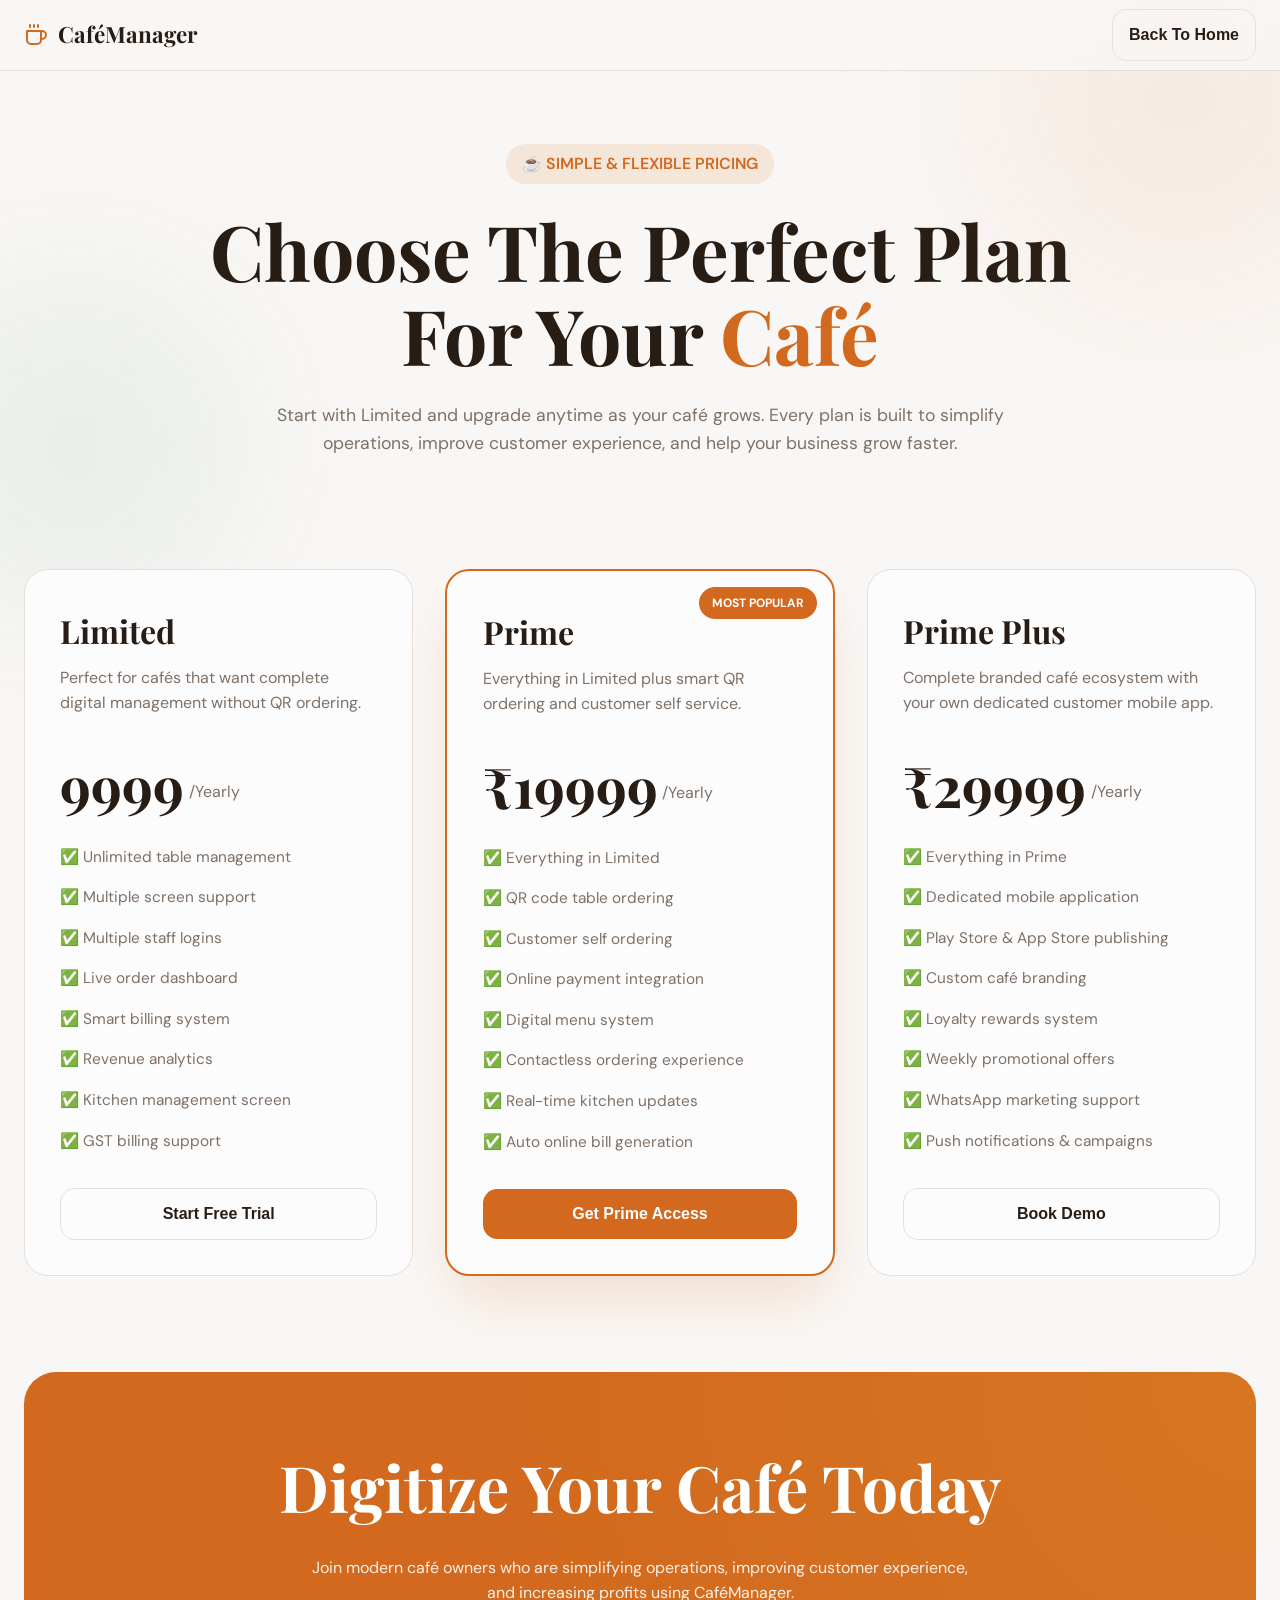
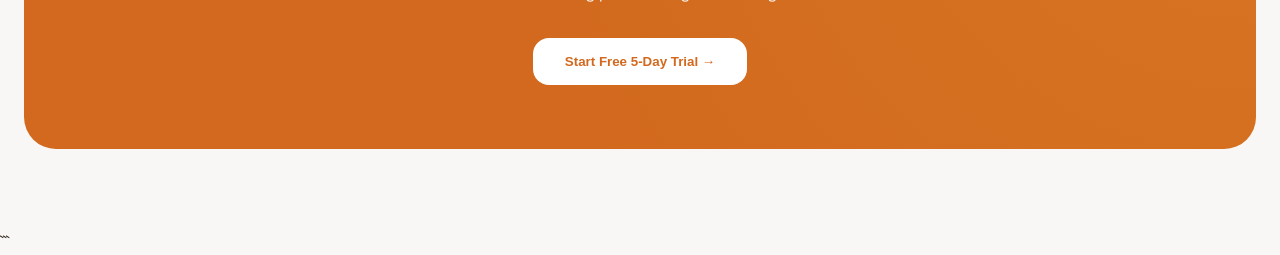
<file: subscription.html>
<!DOCTYPE html>
<html lang="en">
  <head>
    <meta charset="UTF-8" />
    <meta name="viewport" content="width=device-width, initial-scale=1.0" />
    <title>CaféManager Pricing Plans</title>

    <link
      href="https://fonts.googleapis.com/css2?family=Playfair+Display:wght@400;500;600;700;800&family=DM+Sans:wght@300;400;500;600;700&display=swap"
      rel="stylesheet"
    />
    <link rel="stylesheet" href="subscription.css" />
  </head>

  <body>
    <!-- Navbar -->
    <nav class="navbar">
      <div class="container">
        <a href="index.html" class="nav-brand">
          <svg
            xmlns="http://www.w3.org/2000/svg"
            width="24"
            height="24"
            viewBox="0 0 24 24"
            fill="none"
            stroke="currentColor"
            stroke-width="2"
            stroke-linecap="round"
            stroke-linejoin="round"
          >
            <path d="M17 8h1a4 4 0 1 1 0 8h-1" />
            <path d="M3 8h14v9a4 4 0 0 1-4 4H7a4 4 0 0 1-4-4Z" />
            <line x1="6" x2="6" y1="2" y2="4" />
            <line x1="10" x2="10" y1="2" y2="4" />
            <line x1="14" x2="14" y1="2" y2="4" />
          </svg>
          CaféManager
        </a>

        <div class="nav-actions">
          <button class="btn btn-outline" onclick="goBack()">
            Back To Home
          </button>
        </div>
      </div>
    </nav>

    <!-- Hero -->
    <section class="hero">
      <div class="container">
        <div class="pricing-badge">☕ SIMPLE & FLEXIBLE PRICING</div>

        <h1>
          Choose The Perfect Plan <br />
          For Your <span>Café</span>
        </h1>

        <p>
          Start with Limited and upgrade anytime as your café grows. Every plan
          is built to simplify operations, improve customer experience, and help
          your business grow faster.
        </p>
      </div>
    </section>

    <!-- Pricing -->
    <section class="pricing-section">
      <div class="container">
        <div class="pricing-grid">
          <!-- Limited -->
          <div class="pricing-card">
            <h2 class="plan-name">Limited</h2>

            <p class="plan-desc">
              Perfect for cafés that want complete digital management without QR
              ordering.
            </p>

            <div class="price">
              <h2>9999</h2>
              <span>/Yearly</span>
            </div>

            <div class="features">
              <div class="feature-item">✅ Unlimited table management</div>

              <div class="feature-item">✅ Multiple screen support</div>

              <div class="feature-item">✅ Multiple staff logins</div>

              <div class="feature-item">✅ Live order dashboard</div>

              <div class="feature-item">✅ Smart billing system</div>

              <div class="feature-item">✅ Revenue analytics</div>

              <div class="feature-item">✅ Kitchen management screen</div>

              <div class="feature-item">✅ GST billing support</div>
            </div>

            <button class="btn btn-outline" onclick="selectPlan('Limited')">
              Start Free Trial
            </button>
          </div>

          <!-- Prime -->
          <div class="pricing-card popular">
            <div class="popular-badge">MOST POPULAR</div>

            <h2 class="plan-name">Prime</h2>

            <p class="plan-desc">
              Everything in Limited plus smart QR ordering and customer self
              service.
            </p>

            <div class="price">
              <h2>₹19999</h2>
              <span>/Yearly</span>
            </div>

            <div class="features">
              <div class="feature-item">✅ Everything in Limited</div>

              <div class="feature-item">✅ QR code table ordering</div>

              <div class="feature-item">✅ Customer self ordering</div>

              <div class="feature-item">✅ Online payment integration</div>

              <div class="feature-item">✅ Digital menu system</div>

              <div class="feature-item">✅ Contactless ordering experience</div>

              <div class="feature-item">✅ Real-time kitchen updates</div>

              <div class="feature-item">✅ Auto online bill generation</div>
            </div>

            <button class="btn btn-primary" onclick="selectPlan('Prime')">
              Get Prime Access
            </button>
          </div>

          <!-- Prime Plus -->
          <div class="pricing-card">
            <h2 class="plan-name">Prime Plus</h2>

            <p class="plan-desc">
              Complete branded café ecosystem with your own dedicated customer
              mobile app.
            </p>

            <div class="price">
              <h2>₹29999</h2>
              <span>/Yearly</span>
            </div>

            <div class="features">
              <div class="feature-item">✅ Everything in Prime</div>

              <div class="feature-item">✅ Dedicated mobile application</div>

              <div class="feature-item">
                ✅ Play Store & App Store publishing
              </div>

              <div class="feature-item">✅ Custom café branding</div>

              <div class="feature-item">✅ Loyalty rewards system</div>

              <div class="feature-item">✅ Weekly promotional offers</div>

              <div class="feature-item">✅ WhatsApp marketing support</div>

              <div class="feature-item">✅ Push notifications & campaigns</div>
            </div>

            <button class="btn btn-outline" onclick="selectPlan('Prime Plus')">
              Book Demo
            </button>
          </div>
        </div>
      </div>
    </section>

    <!-- CTA -->
    <section class="bottom-cta">
      <div class="container">
        <div class="cta-box">
          <h2>Digitize Your Café Today</h2>

          <p>
            Join modern café owners who are simplifying operations, improving
            customer experience, and increasing profits using CaféManager.
          </p>

          <button class="cta-btn" onclick="startTrial()">
            Start Free 5-Day Trial →
          </button>
        </div>
      </div>
    </section>
    <!-- Lead Form Modal -->
    <div class="modal-overlay" id="leadModal">
      <div class="lead-modal">
        <button class="close-btn" onclick="closeModal()">✕</button>

        <h2>Start Your Free Trial</h2>

        <p class="modal-subtitle">
          Fill your details and our team will contact you shortly.
        </p>

        <form id="leadForm">

          
          <input type="text" id="name" placeholder="Your Name" required />

          <input type="tel" id="number" placeholder="Phone Number" required />

          <input type="email" id="email" placeholder="Email Address" required />

          <input type="text" id="plan" placeholder="Selected Plan" readonly />

          <textarea
            id="description"
            rows="4"
            placeholder="Write your requirement..."
          ></textarea>

          <button type="submit" class="submit-btn">Submit Enquiry</button>
        </form>
      </div>
    </div>
    <div class="success-popup" id="successPopup">
      <div class="success-box">
        <button class="success-close" onclick="closeSuccessPopup()">✕</button>

        <div class="success-icon">😊</div>

        <h2>✅ Thank You!</h2>

        <p>Our team will reach out to you soon.</p>

        <button class="success-ok-btn" onclick="closeSuccessPopup()">
          Okay
        </button>
      </div>
    </div>

    <script>
      const modal = document.getElementById("leadModal");

      function goBack() {
        window.location.href = "index.html";
      }

      function openModal(planName = "") {
        modal.style.display = "flex";

        document.getElementById("plan").value = planName;
      }

      function closeModal() {
        modal.style.display = "none";
      }

      function startTrial() {
        openModal("Free Trial");
      }

      function selectPlan(plan) {
        openModal(plan);
      }

      // FORM SUBMIT
      document
        .getElementById("leadForm")
        .addEventListener("submit", async function (e) {
          e.preventDefault();

          const data = {
            name: document.getElementById("name").value,
            number: document.getElementById("number").value,
            email: document.getElementById("email").value,
            plan: document.getElementById("plan").value,
            description: document.getElementById("description").value,
          };

          try {
            const response = await fetch(
              "https://cafe-backend-production-27fe.up.railway.app/auth/client/leads",
              {
                method: "POST",
                headers: {
                  "Content-Type": "application/json",
                },
                body: JSON.stringify(data),
              }
            );

            if (response.ok) {
              document.getElementById("leadForm").reset();

              closeModal();

              document.getElementById("successPopup").style.display = "flex";
            }
          } catch (error) {
            console.error(error);
          }
        });

      function closeSuccessPopup() {
        document.getElementById("successPopup").style.display = "none";
      }
    </script>
  </body>
</html>
```
</file>
<file: subscription.css>
*,
*::before,
*::after {
  margin: 0;
  padding: 0;
  box-sizing: border-box;
}

:root {
  --bg: hsl(30, 25%, 97%);
  --fg: hsl(25, 30%, 12%);
  --card: hsl(30, 20%, 99%);
  --primary: hsl(25, 75%, 47%);
  --primary-fg: hsl(30, 25%, 97%);
  --secondary: hsl(30, 30%, 92%);
  --muted: hsl(30, 15%, 94%);
  --muted-fg: hsl(25, 10%, 45%);
  --border: hsl(30, 20%, 88%);
  --accent: hsl(160, 40%, 40%);
  --radius: 1rem;
  --font-display: "Playfair Display", serif;
  --font-body: "DM Sans", sans-serif;
}
html,
body {
  background: var(--bg);
  color: var(--fg);
  font-family: var(--font-body);
  line-height: 1.6;
  overflow-x: hidden;
  width: 100%;
}

h1,
h2,
h3,
h4 {
  font-family: var(--font-display);
}

a {
  text-decoration: none;
  color: inherit;
}

.container {
  max-width: 1280px;
  margin: 0 auto;
  padding: 0 1.5rem;
}

/* Navbar */
.navbar {
  position: fixed;
  top: 0;
  left: 0;
  right: 0;
  z-index: 100;
  background: hsla(30, 25%, 97%, 0.8);
  backdrop-filter: blur(12px);
  border-bottom: 1px solid var(--border);
}

.navbar .container {
  height: 70px;
  display: flex;
  align-items: center;
  justify-content: space-between;
}

.nav-brand {
  display: flex;
  align-items: center;
  gap: 0.6rem;
  font-size: 1.4rem;
  font-weight: 700;
  font-family: var(--font-display);
}

.nav-brand svg {
  color: var(--primary);
}

.nav-actions {
  display: flex;
  align-items: center;
  gap: 1rem;
}

/* Hero */
.hero {
  position: relative;
  padding: 9rem 0 4rem;
  text-align: center;
}

.hero::before {
  content: "";
  position: absolute;
  width: 400px;
  height: 400px;
  border-radius: 50%;
  background: hsla(25, 75%, 47%, 0.08);
  top: -100px;
  right: -100px;
  filter: blur(80px);
}

.hero::after {
  content: "";
  position: absolute;
  width: 350px;
  height: 350px;
  border-radius: 50%;
  background: hsla(160, 40%, 40%, 0.08);
  bottom: -100px;
  left: -100px;
  filter: blur(80px);
}

.pricing-badge {
  display: inline-block;
  padding: 0.45rem 1rem;
  border-radius: 999px;
  background: hsla(25, 75%, 47%, 0.12);
  color: var(--primary);
  font-weight: 600;
  margin-bottom: 1.5rem;
}

.hero h1 {
  font-size: clamp(2.8rem, 6vw, 5rem);
  line-height: 1.1;
  margin-bottom: 1.5rem;
}

.hero h1 span {
  color: var(--primary);
}

.hero p {
  max-width: 48rem;
  margin: auto;
  color: var(--muted-fg);
  font-size: 1.1rem;
}

/* Pricing Section */
.pricing-section {
  padding: 3rem 0 6rem;
  position: relative;
}

.pricing-grid {
  display: grid;
  grid-template-columns: repeat(3, minmax(0, 1fr));
  gap: 2rem;
  align-items: stretch;
  width: 100%;
}

.pricing-card {
  position: relative;
  background: var(--card);
  border: 1px solid var(--border);
  border-radius: 1.5rem;
  padding: 2.2rem;
  transition: all 0.3s ease;
  overflow: hidden;
}

.pricing-card:hover {
  transform: translateY(-8px);
  box-shadow: 0 25px 50px -12px hsla(25, 75%, 47%, 0.15);
}

.pricing-card.popular {
  border: 2px solid var(--primary);
  box-shadow: 0 30px 60px -12px hsla(25, 75%, 47%, 0.2);
}

.popular-badge {
  position: absolute;
  top: 1rem;
  right: 1rem;
  background: var(--primary);
  color: white;
  padding: 0.4rem 0.8rem;
  border-radius: 999px;
  font-size: 0.75rem;
  font-weight: 700;
}

.plan-name {
  font-size: 2rem;
  margin-bottom: 0.5rem;
}

.plan-desc {
  color: var(--muted-fg);
  margin-bottom: 2rem;
  min-height: 60px;
}

.price {
  display: flex;
  align-items: flex-end;
  gap: 0.3rem;
  margin-bottom: 2rem;
}

.price h2 {
  font-size: 3.5rem;
  line-height: 1;
}

.price span {
  color: var(--muted-fg);
  margin-bottom: 0.5rem;
}

.features {
  display: flex;
  flex-direction: column;
  gap: 1rem;
  margin-bottom: 2.2rem;
}

.feature-item {
  display: flex;
  align-items: flex-start;
  gap: 0.8rem;
  color: var(--muted-fg);
  font-size: 0.96rem;
}

.feature-item svg {
  color: var(--accent);
  flex-shrink: 0;
  margin-top: 2px;
}

.btn {
  border: none;
  border-radius: 0.9rem;
  padding: 1rem;
  font-size: 1rem;
  font-weight: 600;
  cursor: pointer;
  transition: all 0.25s ease;
}

.pricing-card .btn {
  width: 100%;
}

.btn-primary {
  background: var(--primary);
  color: white;
}

.btn-primary:hover {
  transform: translateY(-2px);
  filter: brightness(1.05);
}

.btn-outline {
  background: transparent;
  border: 1px solid var(--border);
  color: var(--fg);
}

.btn-outline:hover {
  background: var(--muted);
}

/* Bottom CTA */
.bottom-cta {
  padding-bottom: 5rem;
}

.cta-box {
  background: var(--primary);
  border-radius: 2rem;
  padding: 4rem 2rem;
  text-align: center;
  color: white;
  position: relative;
  overflow: hidden;
}

.cta-box::before {
  content: "";
  position: absolute;
  inset: 0;
  background: radial-gradient(
    circle at top right,
    hsla(35, 80%, 55%, 0.25),
    transparent 60%
  );
}

.cta-box h2 {
  position: relative;
  z-index: 2;
  font-size: clamp(2rem, 5vw, 4rem);
  margin-bottom: 1rem;
}

.cta-box p {
  position: relative;
  z-index: 2;
  max-width: 42rem;
  margin: auto;
  opacity: 0.9;
  margin-bottom: 2rem;
}

.cta-btn {
  position: relative;
  z-index: 2;
  background: white;
  color: var(--primary);
  border: none;
  border-radius: 1rem;
  padding: 1rem 2rem;
  font-weight: 700;
  cursor: pointer;
}

/* Responsive */
@media (max-width: 1000px) {
  .pricing-grid {
    grid-template-columns: 1fr;
    gap: 1.5rem;
  }

  .pricing-card.popular {
    transform: scale(1);
  }
}

@media (max-width: 768px) {
  .container {
    padding: 0 1rem;
  }

  .hero {
    padding-top: 7rem;
  }

  .hero h1 {
    font-size: 3rem;
    line-height: 1.15;
  }

  .hero p {
    font-size: 1rem;
  }

  .pricing-card {
    padding: 1.5rem;
    width: 100%;
  }

  .price h2 {
    font-size: 3rem;
  }

  .cta-box {
    padding: 2.5rem 1.5rem;
  }
}
@media (max-width: 480px) {
  .container {
    width: 100%;
    max-width: 100%;
    overflow-x: hidden;
  }
  .navbar .container {
    height: 64px;
    padding: 0 12px;
    display: flex;
    align-items: center;
    justify-content: space-between;
    gap: 10px;
    overflow: hidden;
  }

  .nav-brand {
    font-size: 1.3rem;
    gap: 0.35rem;
    flex: 1;
    min-width: 0;
  }

  .nav-brand span,
  .nav-brand h1,
  .nav-brand p {
    white-space: nowrap;
    overflow: hidden;
    text-overflow: ellipsis;
  }

  .nav-brand svg {
    width: 18px;
    height: 18px;
    flex-shrink: 0;
  }

  .nav-actions {
    flex-shrink: 0;
  }

  .nav-actions .btn {
    padding: 0.6rem 0.8rem;
    font-size: 0.78rem;
    white-space: nowrap;
    border-radius: 12px;
  }

  .hero {
    padding-top: 6.5rem;
  }

  .hero h1 {
    font-size: 2.4rem;
    line-height: 1.12;
  }

  .pricing-card {
    width: 100%;
    padding: 1.25rem;
  }
}

/* Modal */
.modal-overlay {
  position: fixed;
  inset: 0;
  background: rgba(0, 0, 0, 0.55);
  display: none;
  align-items: center;
  justify-content: center;
  z-index: 9999;
  padding: 1rem;
}

.lead-modal {
  background: white;
  width: 100%;
  max-width: 500px;
  border-radius: 24px;
  padding: 2rem;
  position: relative;
  animation: popup 0.3s ease;
}

@keyframes popup {
  from {
    opacity: 0;
    transform: scale(0.9);
  }

  to {
    opacity: 1;
    transform: scale(1);
  }
}

.close-btn {
  position: absolute;
  top: 16px;
  right: 16px;
  border: none;
  background: transparent;
  font-size: 20px;
  cursor: pointer;
}

.lead-modal h2 {
  margin-bottom: 0.5rem;
}

.modal-subtitle {
  color: #777;
  margin-bottom: 1.5rem;
}

#leadForm {
  display: flex;
  flex-direction: column;
  gap: 1rem;
}

#leadForm input,
#leadForm textarea {
  width: 100%;
  border: 1px solid #ddd;
  border-radius: 14px;
  padding: 1rem;
  font-size: 1rem;
  outline: none;
}

#leadForm input:focus,
#leadForm textarea:focus {
  border-color: #c96a1b;
}

.submit-btn {
  background: #c96a1b;
  color: white;
  border: none;
  padding: 1rem;
  border-radius: 14px;
  font-weight: 700;
  cursor: pointer;
}

.success-message {
  display: none;
  margin-top: 1rem;
  background: #e8fff0;
  color: #0d8f45;
  padding: 1rem;
  border-radius: 12px;
  text-align: center;
}

/* SUCCESS POPUP */

.success-popup {
  position: fixed;
  inset: 0;
  background: rgba(0, 0, 0, 0.55);
  z-index: 10000;

  display: none;

  align-items: center;
  justify-content: center;
  flex-direction: column;

  text-align: center;
  padding: 1rem;
}

.success-popup-content {
  background: white;
}

.success-popup > div,
.success-popup {
  text-align: center;
}

.success-popup {
  flex-direction: column;
}

.success-popup h2 {
  font-size: 2rem;
  margin-top: 1rem;
  color: #2b1b12;
}

.success-popup p {
  margin-top: 0.5rem;
  color: #666;
  font-size: 1rem;
}

.success-icon {
  font-size: 5rem;
}

.success-close {
  position: absolute;
  top: 25px;
  right: 25px;
  background: white;
  border: none;
  width: 45px;
  height: 45px;
  border-radius: 50%;
  font-size: 22px;
  cursor: pointer;
}

.success-ok-btn {
  margin-top: 2rem;
  background: #c96a1b;
  color: white;
  border: none;
  padding: 1rem 2.5rem;
  border-radius: 14px;
  font-size: 1rem;
  font-weight: 700;
  cursor: pointer;
}

.success-box {
  background: white;
  width: 100%;
  max-width: 420px;
  border-radius: 24px;
  padding: 3rem 2rem;
  position: relative;

  display: flex;
  flex-direction: column;
  align-items: center;

  animation: popup 0.3s ease;
}
</file>
